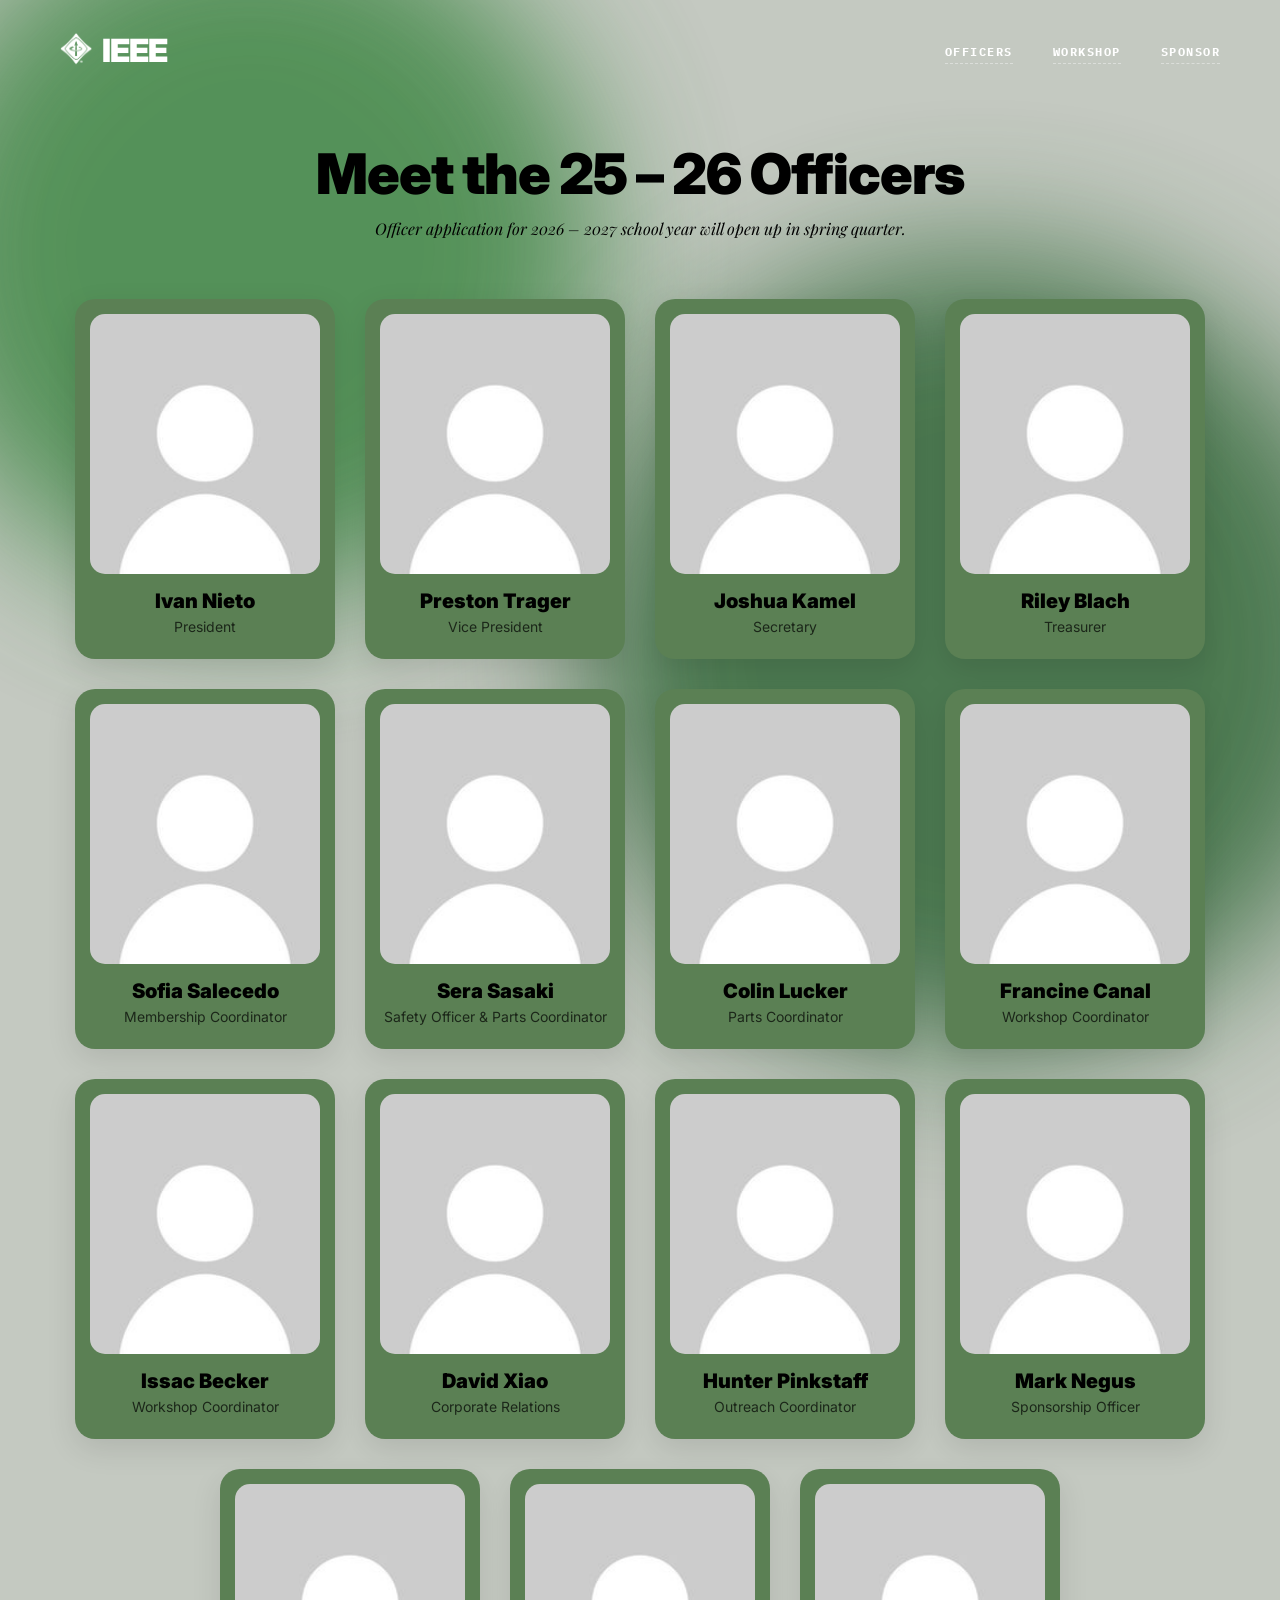
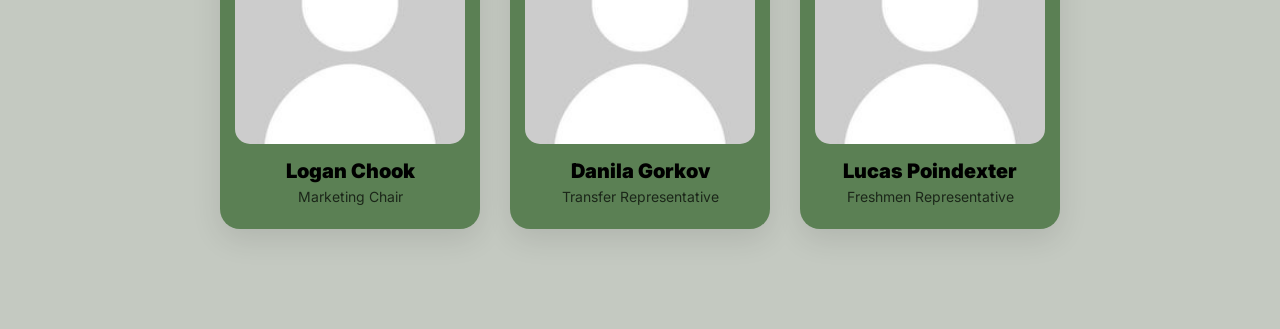
<file: officers.html>
<!DOCTYPE html>
<html lang="en">
<head>
    <meta charset="UTF-8">
    <meta name="viewport" content="width=device-width, initial-scale=1.0">
    <title>Officers - IEEE Cal Poly SLO</title>
    <link href="https://fonts.googleapis.com/css2?family=IBM+Plex+Mono:wght@400;700&family=Inter:wght@400;700;900&family=Playfair+Display:ital@1&display=swap" rel="stylesheet">
    <style>
        * { margin: 0; padding: 0; box-sizing: border-box; }

        nav a:hover {
            background: rgba(0, 0, 0, 0.087);
            padding: 8px 15px;
            margin: -8px -15px; /* Keeps the text from jumping when padding is added */
            border-radius: 4px;
        }

        body {
            font-family: 'Inter', sans-serif;
            background-color: #c4c9c1;
            /* Allow the page to grow and scroll */
            min-height: 100vh;
            overflow-x: hidden;
            overflow-y: auto; 
        }

        /* BACKGROUND BLOBS - Set to 'fixed' so they stay while you scroll */
        .background-blobs {
            position: fixed;
            top: 0; left: 0;
            width: 100%; height: 100%;
            z-index: -1;
        }

        .blob {
            position: absolute;
            border-radius: 50%;
            filter: blur(70px);
            opacity: 0.8;
        }

        .blob-1 {
            width: 700px; height: 700px;
            background: #39843f;
            top: -100px; left: -100px;
        }

        .blob-2 {
            width: 800px; height: 800px;
            background: #2d6534;
            bottom: -150px; right: -100px;
        }

        /* HEADER */
        header {
            display: flex;
            justify-content: space-between;
            align-items: center;
            padding: 30px 60px;
        }

        /* This makes the logo area a clickable link */
        .logo-link {
            text-decoration: none;
            color: white;
            display: flex;
            align-items: center;
            font-weight: 900;
            font-size: 2rem;
            letter-spacing: -1px;
        }

        .logo-img {
            height: 40px;
            margin-right: 10px;
            filter: brightness(0) invert(1);
        }

        nav ul { display: flex; list-style: none; gap: 40px; }

        nav a {
            text-decoration: none;
            color: white;
            font-family: 'IBM Plex Mono', monospace;
            font-size: 0.75rem;
            font-weight: 700;
            text-transform: uppercase;
            letter-spacing: 1.5px;
            border-bottom: 1px dashed rgba(255, 255, 255, 0.4);
            padding-bottom: 4px;
        }

        /* OFFICERS SECTION */
        .officers-section {
            padding: 40px 20px 100px; /* Extra bottom padding so cards aren't cut off */
            text-align: center;
        }

        .officers-header h2 {
            font-size: 56px;
            font-weight: 900;
            margin-bottom: 10px;
            color: #000;
            letter-spacing: -1px;
        }

        .officers-header .subtitle {
            font-family: 'Playfair Display', serif;
            font-style: italic;
            font-size: 16px;
            color: #000;
            margin-bottom: 60px;
        }

        .officers-container {
            max-width: 1200px;
            margin: 0 auto;
            display: flex;
            flex-wrap: wrap;
            justify-content: center;
            gap: 30px;
        }

        .officer-card {
            background-color: #5b8054;
            width: 260px;
            min-height: 360px;
            border-radius: 20px;
            padding: 15px;
            display: flex;
            flex-direction: column;
            align-items: center;
            box-shadow: 0 10px 30px rgba(0,0,0,0.1);
        }

        .officer-img-wrapper {
            width: 100%;
            height: 260px;
            border-radius: 15px;
            overflow: hidden;
            margin-bottom: 15px;
            background-color: #4a6341;
        }

        .officer-img-wrapper img {
            width: 100%;
            height: 100%;
            object-fit: cover;
        }

        .officer-info h3 {
            font-weight: 900;
            font-size: 20px;
            margin-bottom: 5px;
            color: #000;
        }

        .officer-info p {
            font-size: 14px;
            color: #000;
            opacity: 0.7;
        }

        @media (max-width: 900px) {
            header { padding: 20px; }
            .officers-header h2 { font-size: 40px; }
        }
    </style>
</head>
<body>

    <div class="background-blobs">
        <div class="blob blob-1"></div>
        <div class="blob blob-2"></div>
    </div>

    <header>
        <!-- Clickable logo that links to home -->
        <a href="index.html" class="logo-link">
            <img src="actual_logo.png" alt="IEEE Logo" class="logo-img">
            IEEE
        </a>
        <nav>
            <ul>
                <!-- HOME link removed from menu as requested -->
                <li><a href="officers.html">OFFICERS</a></li>
                <li><a href="workshop.html">WORKSHOP</a></li>
                <li><a href="#">SPONSOR</a></li>
            </ul>
        </nav>
    </header>

    <section class="officers-section">
        <div class="officers-header">
            <h2>Meet the 25 – 26 Officers</h2>
            <p class="subtitle">Officer application for 2026 – 2027 school year will open up in spring quarter.</p>
        </div>

        <div class="officers-container">
            <!-- Add as many of these cards as you need! -->
            <div class="officer-card">
                <div class="officer-img-wrapper">
                    <img src="placeholder.jpg" alt="John Doe">
                </div>
                <div class="officer-info">
                    <h3>Ivan Nieto</h3>
                    <p>President</p>
                </div>
            </div>

            <!-- Repeat placeholders -->
            <div class="officer-card">
                <div class="officer-img-wrapper">
                    <img src="placeholder.jpg" alt="John Doe">
                </div>
                <div class="officer-info">
                    <h3>Preston Trager</h3>
                    <p>Vice President</p>
                </div>
            </div>
            <div class="officer-card">
                <div class="officer-img-wrapper">
                    <img src="placeholder.jpg" alt="John Doe">
                </div>
                <div class="officer-info">
                    <h3>Joshua Kamel</h3>
                    <p>Secretary</p>
                </div>
            </div>
            <div class="officer-card">
                <div class="officer-img-wrapper">
                    <img src="placeholder.jpg" alt="John Doe">
                </div>
                <div class="officer-info">
                    <h3>Riley Blach</h3>
                    <p>Treasurer</p>
                </div>
            </div>
            <div class="officer-card">
                <div class="officer-img-wrapper">
                    <img src="placeholder.jpg" alt="John Doe">
                </div>
                <div class="officer-info">
                    <h3>Sofia Salecedo</h3>
                    <p>Membership Coordinator</p>
                </div>
            </div>
            <div class="officer-card">
                <div class="officer-img-wrapper">
                    <img src="placeholder.jpg" alt="John Doe">
                </div>
                <div class="officer-info">
                    <h3>Sera Sasaki</h3>
                    <p>Safety Officer & Parts Coordinator</p>
                </div>
            </div>
            <div class="officer-card">
                <div class="officer-img-wrapper">
                    <img src="placeholder.jpg" alt="John Doe">
                </div>
                <div class="officer-info">
                    <h3>Colin Lucker</h3>
                    <p>Parts Coordinator</p>
                </div>
            </div>
            <div class="officer-card">
                <div class="officer-img-wrapper">
                    <img src="placeholder.jpg" alt="John Doe">
                </div>
                <div class="officer-info">
                    <h3>Francine Canal</h3>
                    <p>Workshop Coordinator</p>
                </div>
            </div>
            <div class="officer-card">
                <div class="officer-img-wrapper">
                    <img src="placeholder.jpg" alt="John Doe">
                </div>
                <div class="officer-info">
                    <h3>Issac Becker</h3>
                    <p>Workshop Coordinator</p>
                </div>
            </div>
            <div class="officer-card">
                <div class="officer-img-wrapper">
                    <img src="placeholder.jpg" alt="John Doe">
                </div>
                <div class="officer-info">
                    <h3>David Xiao</h3>
                    <p>Corporate Relations</p>
                </div>
            </div>
            <div class="officer-card">
                <div class="officer-img-wrapper">
                    <img src="placeholder.jpg" alt="John Doe">
                </div>
                <div class="officer-info">
                    <h3>Hunter Pinkstaff</h3>
                    <p>Outreach Coordinator</p>
                </div>
            </div>
            <div class="officer-card">
                <div class="officer-img-wrapper">
                    <img src="placeholder.jpg" alt="John Doe">
                </div>
                <div class="officer-info">
                    <h3>Mark Negus</h3>
                    <p>Sponsorship Officer</p>
                </div>
            </div>
            <div class="officer-card">
                <div class="officer-img-wrapper">
                    <img src="placeholder.jpg" alt="John Doe">
                </div>
                <div class="officer-info">
                    <h3>Logan Chook</h3>
                    <p>Marketing Chair</p>
                </div>
            </div>
            <div class="officer-card">
                <div class="officer-img-wrapper">
                    <img src="placeholder.jpg" alt="John Doe">
                </div>
                <div class="officer-info">
                    <h3>Danila Gorkov</h3>
                    <p>Transfer Representative</p>
                </div>
            </div>
            <div class="officer-card">
                <div class="officer-img-wrapper">
                    <img src="placeholder.jpg" alt="John Doe">
                </div>
                <div class="officer-info">
                    <h3>Lucas Poindexter</h3>
                    <p>Freshmen Representative</p>
                </div>
            </div>
        </div>
    </section>

</body>
</html>
</file>
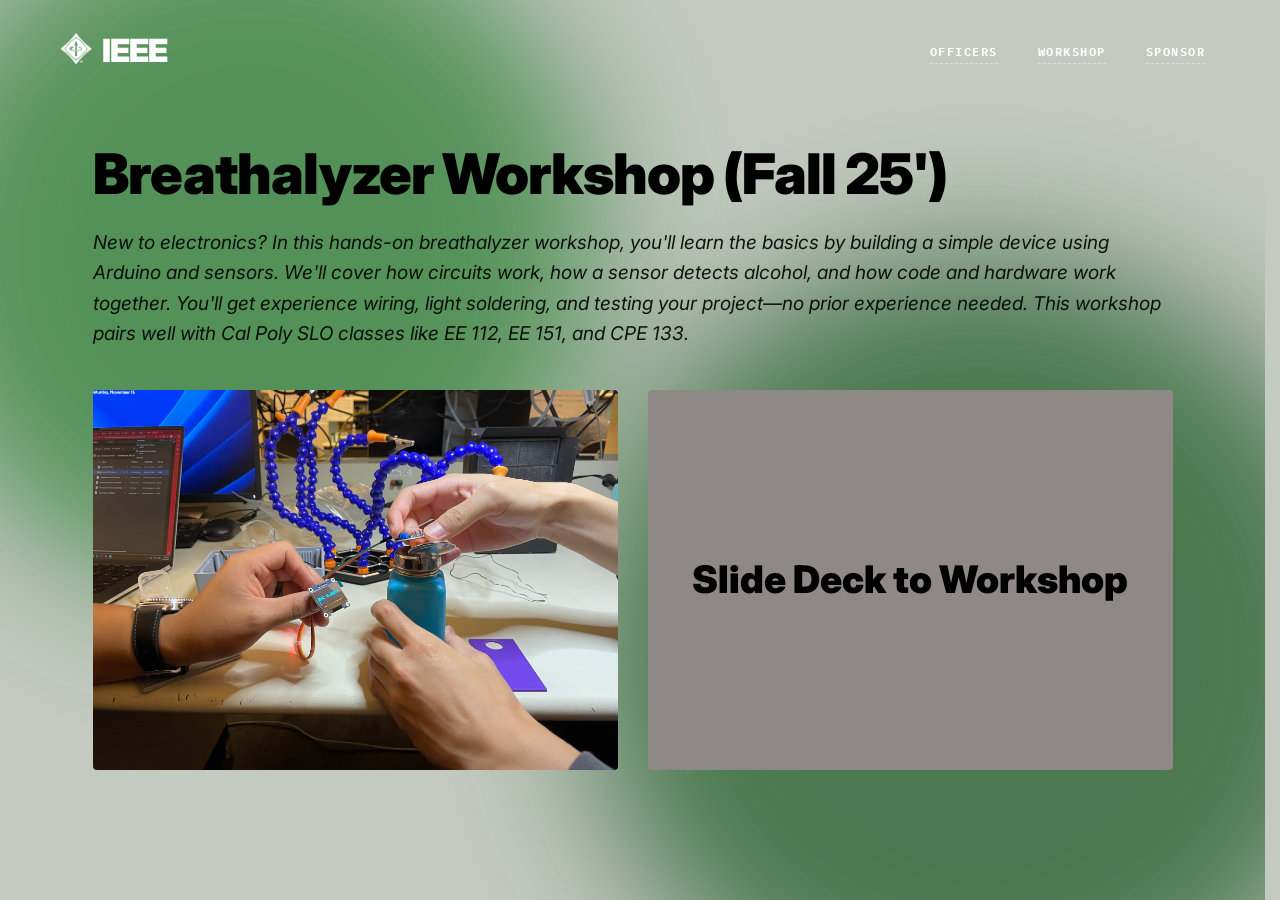
<file: workshop.html>
<!DOCTYPE html>
<html lang="en">
<head>
    <meta charset="UTF-8">
    <meta name="viewport" content="width=device-width, initial-scale=1.0">
    <title>Workshops - IEEE Cal Poly SLO</title>
    <link href="https://fonts.googleapis.com/css2?family=IBM+Plex+Mono:wght@400;700&family=Inter:wght@400;700;900&family=Playfair+Display:ital,wght@1,400;1,700&display=swap" rel="stylesheet">
    <style>
        /* 1. SHARED STYLES (Consistency across all pages) */
        * { margin: 0; padding: 0; box-sizing: border-box; }
        html { scrollbar-gutter: stable; }

        nav a:hover {
            background: rgba(0, 0, 0, 0.087);
            padding: 8px 15px;
            margin: -8px -15px; /* Keeps the text from jumping when padding is added */
            border-radius: 4px;
        }

        body {
            font-family: 'Inter', sans-serif;
            background-color: #c4c9c1;
            color: black;
            min-height: 100vh;
            overflow-x: hidden;
        }

        .background-blobs {
            position: fixed;
            top: 0; left: 0;
            width: 100%; height: 100%;
            z-index: -1;
        }

        .blob {
            position: absolute;
            border-radius: 50%;
            filter: blur(70px);
            opacity: 0.8;
        }

        .blob-1 {
            width: 700px; height: 700px;
            background: #39843f;
            top: -100px; left: -100px;
        }

        .blob-2 {
            width: 800px; height: 800px;
            background: #2d6534;
            bottom: -150px; right: -100px;
        }

        header {
            display: flex;
            justify-content: space-between;
            align-items: center;
            padding: 30px 60px;
        }

        .logo-link {
            text-decoration: none;
            color: white;
            display: flex;
            align-items: center;
            font-weight: 900;
            font-size: 2rem;
            letter-spacing: -1px;
        }

        .logo-img {
            height: 40px;
            margin-right: 10px;
            filter: brightness(0) invert(1);
        }

        nav ul { display: flex; list-style: none; gap: 40px; }

        nav a {
            text-decoration: none;
            color: white;
            font-family: 'IBM Plex Mono', monospace;
            font-size: 0.75rem;
            font-weight: 700;
            text-transform: uppercase;
            letter-spacing: 1.5px;
            border-bottom: 1px dashed rgba(255, 255, 255, 0.4);
            padding-bottom: 4px;
        }

        /* 2. WORKSHOP CONTENT STYLES - Updated for wide span */
        .workshop-wrapper {
            max-width: 1200px; /* Increased to match Officers container */
            margin: 0 auto;
            padding: 40px 60px 100px; /* Side padding matches Header */
        }

        .main-headline {
            text-align: center;
            font-family: 'Playfair Display', serif;
            font-style: italic;
            font-size: 36px;
            margin-bottom: 80px;
        }

        .workshop-header {
            width: 100%;
            margin-bottom: 40px;
            text-align: left; /* Aligns with logo/titles on other pages */
        }

        .workshop-header h2 {
            font-size: 56px; /* Match 'Meet the Officers' size */
            font-weight: 900;
            margin-bottom: 20px;
            letter-spacing: -1px;
        }

        .workshop-header p {
            font-style: italic;
            line-height: 1.6;
            font-size: 19px;
            opacity: 0.9;
            max-width: 100%;
        }

        /* The Grid - Scaled up */
        .workshop-content {
            display: flex;
            gap: 30px; /* More space between items */
            margin-top: 40px;
            width: 100%;
        }

        /* Change both to flex: 1 so they split the screen exactly in half */
        .workshop-image {
            flex: 1; 
        }

        .workshop-image img {
            width: 100%;
            height: 380px; /* Reduced from 500px to make it rectangular */
            object-fit: cover;
            display: block;
            border-radius: 4px;
        }

        .slide-deck-box {
            flex: 1;
            background-color: #8e8886;
            display: flex;
            justify-content: center;
            align-items: center;
            text-decoration: none;
            height: 380px; /* Must match the image height exactly */
            transition: 0.3s;
            border-radius: 4px;
        }

        .slide-deck-box h3 {
            font-size: 38px; /* Slightly smaller font to fit the shorter rectangle better */
            font-weight: 900;
            color: black;
            text-align: center;
            padding: 30px;
            line-height: 1.1;
        }

        /* Responsive Fixes */
        @media (max-width: 900px) {
            .workshop-wrapper { padding: 40px 20px; }
            header { padding: 30px 20px; }
            .workshop-content { flex-direction: column; }
            .workshop-header h2 { font-size: 36px; }
            .slide-deck-box, .workshop-image img { height: 300px; }
            .slide-deck-box h3 { font-size: 32px; }
        }
    </style>
</head>
<body>

    <div class="background-blobs">
        <div class="blob blob-1"></div>
        <div class="blob blob-2"></div>
    </div>

    <header>
        <a href="index.html" class="logo-link">
            <img src="actual_logo.png" alt="IEEE Logo" class="logo-img">
            IEEE
        </a>
        <nav>
            <ul>
                <li><a href="officers.html">OFFICERS</a></li>
                <li><a href="workshops.html">WORKSHOP</a></li>
                <li><a href="#">SPONSOR</a></li>
            </ul>
        </nav>
    </header>

    <div class="workshop-wrapper">

        <div class="workshop-header">
            <h2>Breathalyzer Workshop (Fall 25')</h2>
            <p>
                New to electronics? In this hands-on breathalyzer workshop, you'll learn the basics by building a simple device using Arduino 
                and sensors. We'll cover how circuits work, how a sensor detects alcohol, and how code and hardware work together. You'll get 
                experience wiring, light soldering, and testing your project—no prior experience needed. This workshop pairs well with Cal Poly 
                SLO classes like EE 112, EE 151, and CPE 133.
            </p>
        </div>

        <div class="workshop-content">
            <!-- Left Side: Image -->
            <div class="workshop-image">
                <img src="breathalyzer.jpeg" alt="Workshop in progress">
            </div>

            <!-- Right Side: Slide Deck Link -->
            <a href="YOUR_LINK_HERE" class="slide-deck-box">
                <h3>Slide Deck to Workshop</h3>
            </a>
        </div>
    </div>

</body>
</html>
</file>
